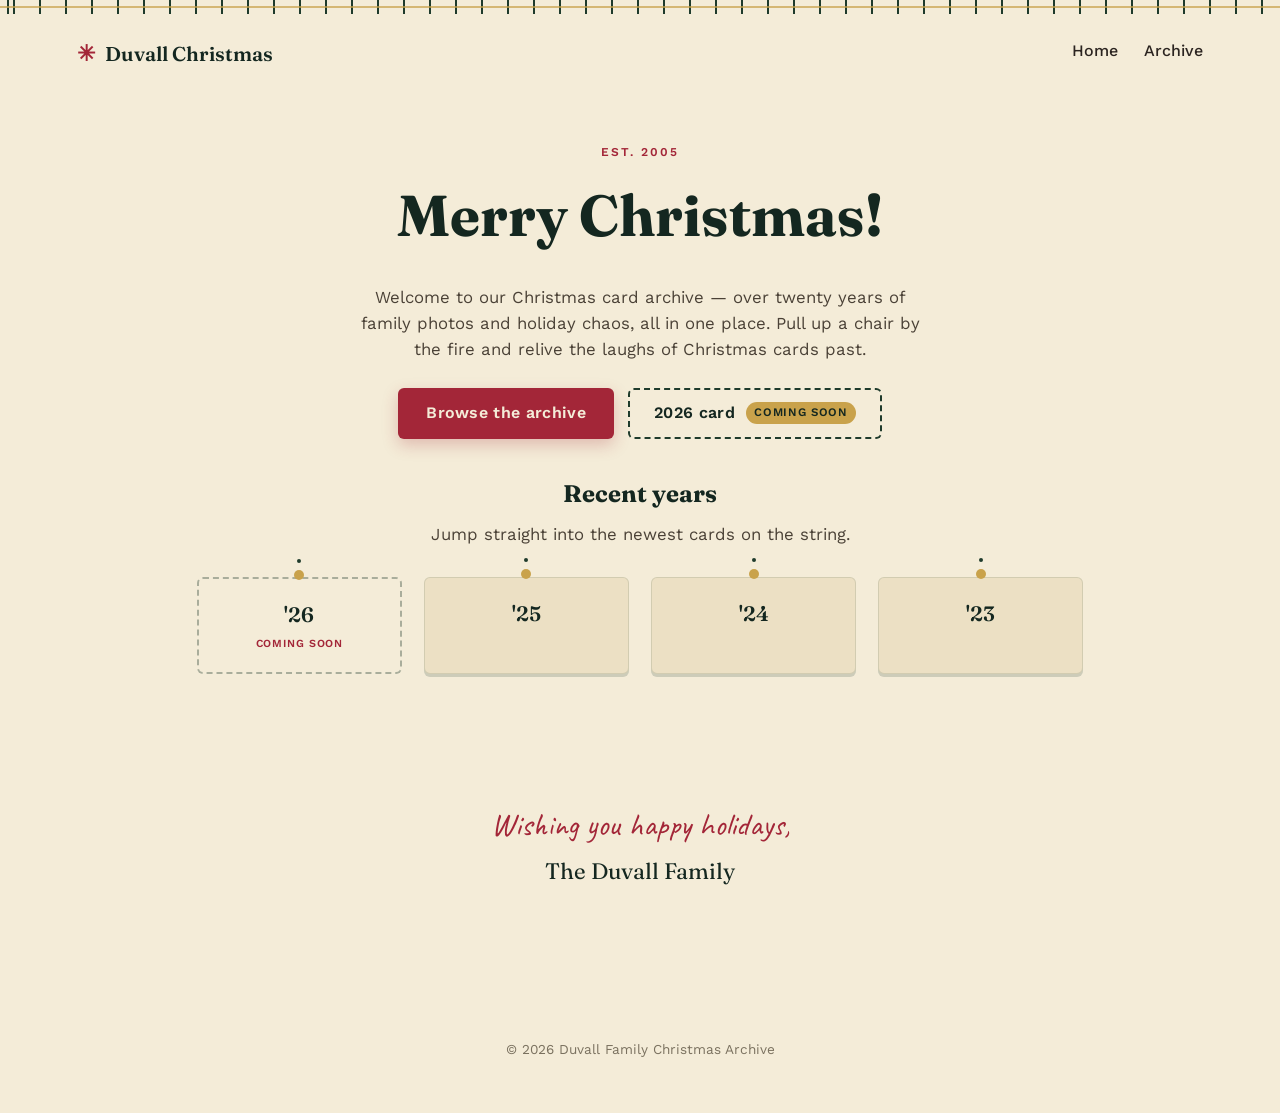
<file: index.html>
<!DOCTYPE html>
<html lang="en">
<head>
<meta charset="UTF-8">
<meta name="viewport" content="width=device-width, initial-scale=1.0">
<title>The Duvall Family Christmas Archive</title>
<link rel="preconnect" href="https://fonts.googleapis.com">
<link rel="preconnect" href="https://fonts.gstatic.com" crossorigin>
<link href="https://fonts.googleapis.com/css2?family=Fraunces:opsz,wght@9..144,400;9..144,600;9..144,700&family=Caveat:wght@600&family=Work+Sans:wght@400;500;600&display=swap" rel="stylesheet">
<link rel="stylesheet" href="style.css">
</head>
<body>

<div class="garland" aria-hidden="true"></div>

<header class="site-header">
  <a class="brand" href="index.html">
    <span class="brand-mark">✳</span>
    <span class="brand-name">Duvall Christmas</span>
  </a>
  <nav class="main-nav">
    <a href="index.html">Home</a>
    <a href="archive.html">Archive</a>
  </nav>
</header>

<main>
  <section class="hero">
    <p class="hero-eyebrow">est. 2005</p>
    <h1>Merry Christmas!</h1>
    <p class="hero-copy">
      Welcome to our Christmas card archive — over twenty years of family photos and holiday chaos, all in one place. Pull up a
      chair by the fire and relive the laughs of Christmas cards past.
    </p>
    <div class="cta-row">
      <a class="cta" href="archive.html">Browse the archive</a>
      <a class="cta cta-soon" href="year.html?y=26">2026 card <span class="cta-soon-tag">Coming soon</span></a>
    </div>
  </section>

  <section class="featured">
    <h2>Recent years</h2>
    <p class="section-sub">Jump straight into the newest cards on the string.</p>
    <div class="card-row" id="recent-years">
      <!-- populated by script.js -->
    </div>
  </section>

  <section class="signoff">
    <p class="signoff-script">Wishing you happy holidays,</p>
    <p class="signoff-name">The Duvall Family</p>
  </section>
</main>

<footer class="site-footer">
  <p>© <span id="year"></span> Duvall Family Christmas Archive</p>
</footer>

<script src="script.js"></script>
</body>
</html>
</file>
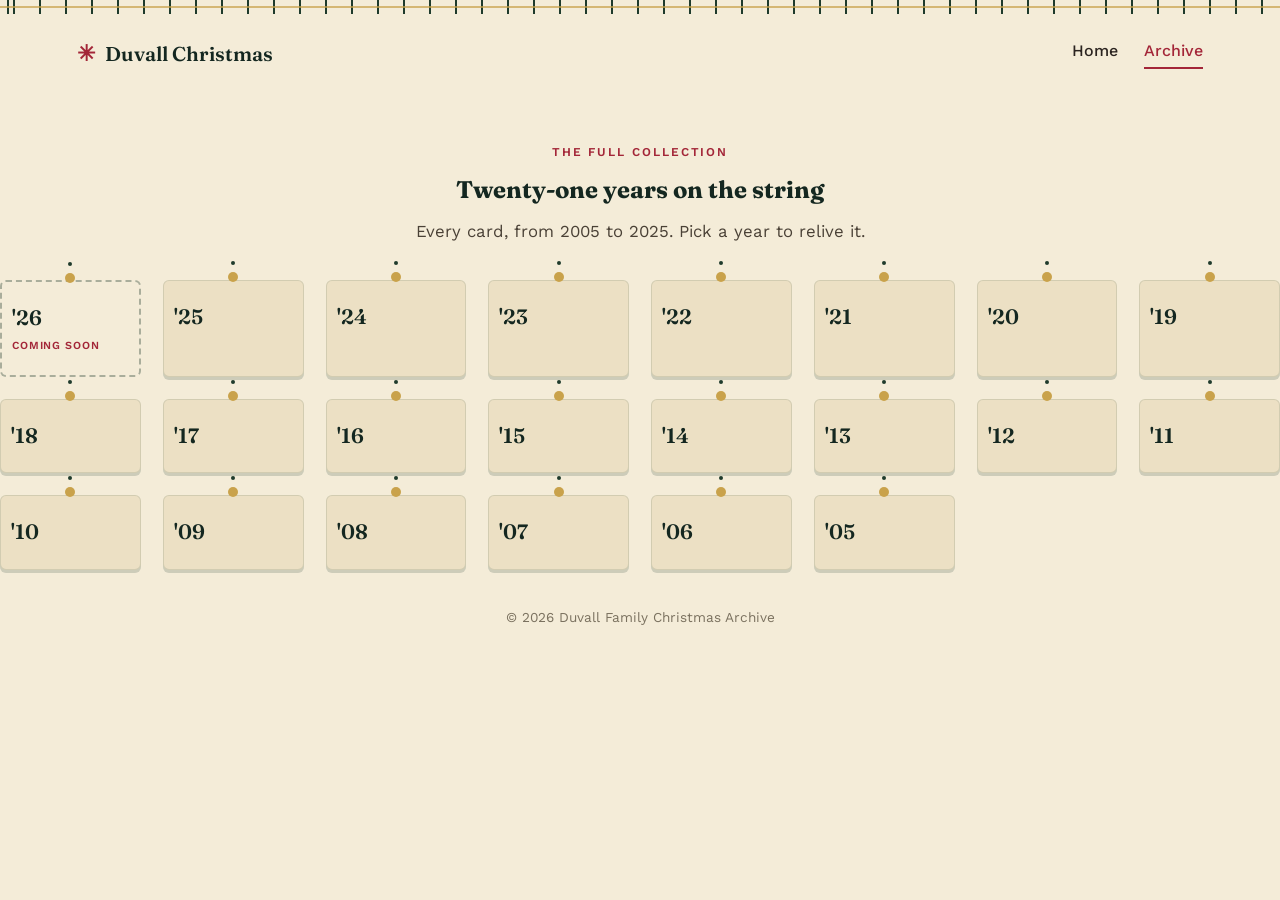
<file: archive.html>
<!DOCTYPE html>
<html lang="en">
<head>
<meta charset="UTF-8">
<meta name="viewport" content="width=device-width, initial-scale=1.0">
<title>Archive | Duvall Christmas</title>
<link rel="preconnect" href="https://fonts.googleapis.com">
<link rel="preconnect" href="https://fonts.gstatic.com" crossorigin>
<link href="https://fonts.googleapis.com/css2?family=Fraunces:opsz,wght@9..144,400;9..144,600;9..144,700&family=Caveat:wght@600&family=Work+Sans:wght@400;500;600&display=swap" rel="stylesheet">
<link rel="stylesheet" href="style.css">
</head>
<body>

<div class="garland" aria-hidden="true"></div>

<header class="site-header">
  <a class="brand" href="index.html">
    <span class="brand-mark">✳</span>
    <span class="brand-name">Duvall Christmas</span>
  </a>
  <nav class="main-nav">
    <a href="index.html">Home</a>
    <a href="archive.html" class="active">Archive</a>
  </nav>
</header>

<main>
  <section class="page-intro">
    <p class="hero-eyebrow">the full collection</p>
    <h1>Twenty-one years on the string</h1>
    <p class="hero-copy">
      Every card, from 2005 to 2025. Pick a year to relive it.
    </p>
  </section>

  <section class="year-grid" id="year-grid">
    <!-- populated by script.js -->
  </section>
</main>

<footer class="site-footer">
  <p>© <span id="year"></span> Duvall Family Christmas Archive</p>
</footer>

<script src="script.js"></script>
</body>
</html>
</file>
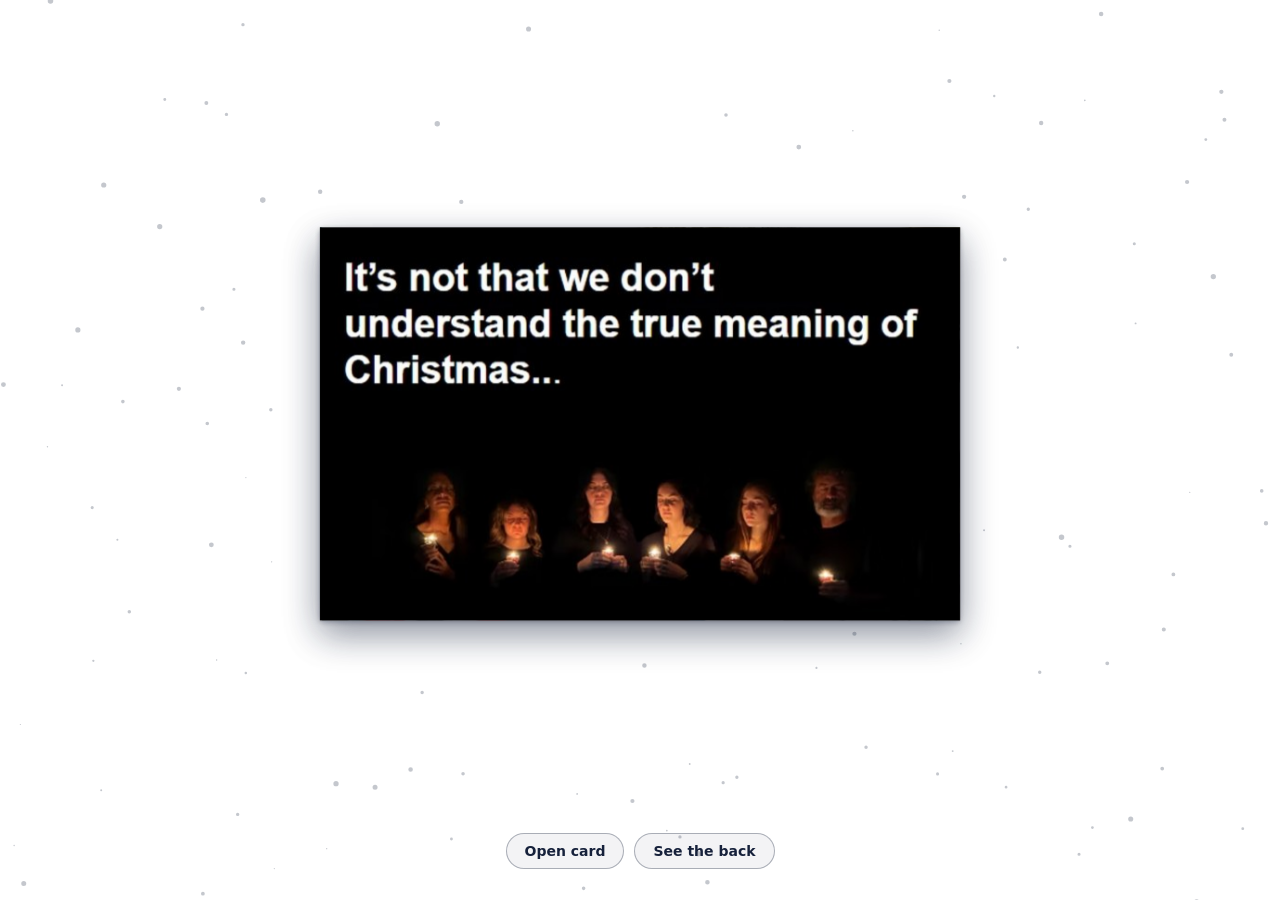
<file: images/21/card.html>
<!DOCTYPE html>
<html lang="en">
<head>
<meta charset="utf-8">
<meta name="viewport" content="width=device-width, initial-scale=1">
<title>A Duvall Spin on Christmas</title>
<style>
  :root { --dur: 1.4s; --ease: cubic-bezier(.65,.05,.25,1); }
  * { box-sizing: border-box; }
  html, body { margin: 0; height: 100%; }
  body {
    font-family: system-ui, -apple-system, "Segoe UI", Roboto, sans-serif;
    background: transparent; overflow: hidden;
    display: flex; flex-direction: column; align-items: center; justify-content: center;
  }
  #snow { position: fixed; inset: 0; pointer-events: none; }

  /* panels are 690 x 424; open card is two panels tall */
  .stage {
    --w: min(94vw, 640px, calc((100vh - 80px) * 1.6274 / 2));
    position: relative;
    width: var(--w);
    height: calc(var(--w) * 2 / 1.6274);
    perspective: 2400px;
  }
  .book {
    position: absolute; left: 0; top: 50%; width: 100%; height: 50%;
    transform-style: preserve-3d;
    transform: translateY(-50%);                     /* closed: centred */
    transition: transform var(--dur) var(--ease);
    cursor: pointer;
  }
  .stage.open .book    { transform: translateY(0); }
  .stage.flipped .book { transform: translateY(-50%) rotateY(180deg); }

  .leaf { position: absolute; inset: 0; transform-style: preserve-3d; transition: transform var(--dur) var(--ease); }
  .leaf.cover { transform-origin: 50% 0; transform: translateZ(1px) rotateX(0deg); }
  .stage.open .leaf.cover { transform: translateZ(1px) rotateX(180deg); }

  .face {
    position: absolute; inset: 0;
    backface-visibility: hidden; -webkit-backface-visibility: hidden;
    background: #fff center / cover no-repeat;
    box-shadow: 0 14px 34px rgba(22,33,59,.28), 0 2px 6px rgba(22,33,59,.18);
  }
  .cover .face.b { transform: rotateX(180deg); }
  .base  .face.b { transform: rotateY(180deg); }
  .face::after { content: ""; position: absolute; inset: 0; pointer-events: none; opacity: 0; transition: opacity var(--dur) var(--ease); }
  .cover .face.b::after { background: linear-gradient(0deg, rgba(0,0,0,.25), transparent 18%); opacity: .5; }
  .base .face.a::after  { background: linear-gradient(180deg, rgba(0,0,0,.22), transparent 15%); }
  .stage.open .cover .face.b::after, .stage.open .base .face.a::after { opacity: 1; }

  /* keep inside pages hidden while the card is turned over */
  .cover .face.b, .base .face.a { transition: opacity var(--dur) var(--ease), visibility 0s linear calc(var(--dur) * .5); }
  .stage.flipped .cover .face.b, .stage.flipped .base .face.a { visibility: hidden; transition-delay: 0s; }
  .stage.flipped .cover .face.a { visibility: hidden; transition: visibility 0s linear calc(var(--dur) * .5); }

  .f-front { background-image: url([data-uri]); }
  .f-in1   { background-image: url([data-uri]); }
  .f-in2   { background-image: url([data-uri]); }
  .f-back  { background-image: url([data-uri]); }

  .controls { margin-top: 16px; display: flex; gap: 10px; position: relative; z-index: 2; }
  .controls button {
    font-family: inherit; font-size: 14px; font-weight: 600; line-height: 1;
    padding: 10px 18px; border-radius: 999px; cursor: pointer;
    color: #16213b; border: 1px solid #16213b55; background: #16213b0d;
    transition: background .2s;
  }
  .controls button:hover { background: #16213b1f; }
  @media (prefers-reduced-motion: reduce) { :root { --dur: .01s; } }
</style>
</head>
<body>
<canvas id="snow"></canvas>

<div class="stage" id="stage">
  <div class="book" id="book" role="button" tabindex="0" aria-label="Duvall Christmas card. Click to open.">
    <div class="leaf base">
      <div class="face a f-in2" role="img" aria-label="Inside: Christmas tailgate party in a church parking lot"></div>
      <div class="face b f-back" role="img" aria-label="Back: ...which may not end well. Celebrate the holidays your own way! Love, Daegen, Renee, Elise, Margaux, Nicole & Vivian"></div>
    </div>
    <div class="leaf cover">
      <div class="face a f-front" role="img" aria-label="Front: It's not that we don't understand the true meaning of Christmas..."></div>
      <div class="face b f-in1" role="img" aria-label="Inside: ...we just tend to put a Duvall spin on it..."></div>
    </div>
  </div>
</div>

<div class="controls">
  <button id="toggle">Open card</button>
  <button id="flip">See the back</button>
</div>

<script>
(() => {
  const stage = document.getElementById('stage');
  const book = document.getElementById('book');
  const toggleBtn = document.getElementById('toggle');
  const flipBtn = document.getElementById('flip');
  const DUR = matchMedia('(prefers-reduced-motion: reduce)').matches ? 10 : 1400;

  function render() {
    const open = stage.classList.contains('open');
    const flipped = stage.classList.contains('flipped');
    toggleBtn.textContent = open ? 'Close card' : (flipped ? 'Show front' : 'Open card');
    flipBtn.style.display = flipped ? 'none' : '';
  }
  function toggle() {
    if (stage.classList.contains('flipped')) { stage.classList.remove('flipped'); render(); return; }
    stage.classList.toggle('open'); render();
  }
  function flip() {
    const wasOpen = stage.classList.contains('open');
    stage.classList.remove('open'); render();
    setTimeout(() => { stage.classList.add('flipped'); render(); }, wasOpen ? DUR * .7 : 0);
  }
  book.addEventListener('click', toggle);
  book.addEventListener('keydown', e => { if (e.key === 'Enter' || e.key === ' ') { e.preventDefault(); toggle(); } });
  toggleBtn.addEventListener('click', toggle);
  flipBtn.addEventListener('click', flip);
  render();

  // Snow
  const c = document.getElementById('snow'), ctx = c.getContext('2d');
  const reduce = matchMedia('(prefers-reduced-motion: reduce)').matches;
  let flakes = [], W, H;
  function size() {
    const dpr = devicePixelRatio || 1;
    W = innerWidth; H = innerHeight; c.width = W * dpr; c.height = H * dpr;
    ctx.setTransform(dpr, 0, 0, dpr, 0, 0);
    flakes = Array.from({length: Math.round(W * H / 9000)}, () => ({ x: Math.random()*W, y: Math.random()*H, r: Math.random()*2.2+.6, s: Math.random()*.6+.25, d: Math.random()*Math.PI*2 }));
  }
  function tick() {
    ctx.clearRect(0, 0, W, H); ctx.fillStyle = 'rgba(22,33,59,.25)'; ctx.beginPath();
    for (const f of flakes) {
      if (!reduce) { f.y += f.s; f.d += .01; f.x += Math.sin(f.d) * .3; if (f.y > H + 4) { f.y = -4; f.x = Math.random()*W; } }
      ctx.moveTo(f.x, f.y); ctx.arc(f.x, f.y, f.r, 0, Math.PI*2);
    }
    ctx.fill();
    if (!reduce) requestAnimationFrame(tick);
  }
  addEventListener('resize', size); size(); tick();
})();
</script>
</body>
</html>
</file>
<file: style.css>
/* ---------- Tokens ---------- */
:root {
  --pine: #1f3b2c;
  --pine-deep: #142720;
  --cranberry: #a32638;
  --cream: #f4ecd8;
  --cream-soft: #ece0c4;
  --gold: #c9a24b;
  --ink: #2b2420;
  --paper-shadow: rgba(31, 59, 44, 0.18);
  --radius: 6px;
}

* { box-sizing: border-box; }

html { scroll-behavior: smooth; }

body {
  margin: 0;
  background: var(--cream);
  color: var(--ink);
  font-family: "Work Sans", -apple-system, BlinkMacSystemFont, sans-serif;
  line-height: 1.55;
  -webkit-font-smoothing: antialiased;
}

h1, h2 {
  font-family: "Fraunces", Georgia, serif;
  margin: 0 0 0.4em;
  color: var(--pine-deep);
}

a { color: inherit; }

img { max-width: 100%; display: block; }

/* ---------- Signature element: the garland ---------- */
.garland {
  height: 14px;
  width: 100%;
  background:
    repeating-linear-gradient(
      90deg,
      var(--pine) 0 2px,
      transparent 2px 26px
    );
  background-position: 13px 0;
  position: relative;
}
.garland::before {
  content: "";
  position: absolute;
  inset: 6px 0 auto 0;
  height: 2px;
  background: var(--gold);
  opacity: 0.7;
}

/* ---------- Header ---------- */
.site-header {
  display: flex;
  align-items: center;
  justify-content: space-between;
  padding: 22px 6vw 18px;
  flex-wrap: wrap;
  gap: 12px;
}

.brand {
  display: flex;
  align-items: center;
  gap: 10px;
  text-decoration: none;
  font-family: "Fraunces", serif;
  font-weight: 600;
  font-size: 1.25rem;
  color: var(--pine-deep);
}

.brand-mark {
  color: var(--cranberry);
  font-size: 1.4rem;
}

.main-nav {
  display: flex;
  gap: 26px;
  font-weight: 500;
}

.main-nav a {
  text-decoration: none;
  color: var(--ink);
  position: relative;
  padding-bottom: 3px;
}

.main-nav a.active,
.main-nav a:hover {
  color: var(--cranberry);
}

.main-nav a.active::after {
  content: "";
  position: absolute;
  left: 0; right: 0; bottom: -2px;
  height: 2px;
  background: var(--cranberry);
}

/* ---------- Hero ---------- */
.hero, .page-intro {
  max-width: 760px;
  margin: 6vh auto 4vh;
  padding: 0 6vw;
  text-align: center;
}

.hero-eyebrow {
  text-transform: uppercase;
  letter-spacing: 0.16em;
  font-size: 0.75rem;
  color: var(--cranberry);
  font-weight: 600;
  margin: 0 0 10px;
}

.hero h1 {
  font-size: clamp(2.4rem, 6vw, 3.6rem);
}

.hero-copy, .section-sub {
  font-size: 1.05rem;
  color: #4a4136;
  max-width: 56ch;
  margin: 0 auto 26px;
}

.cta {
  display: inline-block;
  background: var(--cranberry);
  color: var(--cream);
  text-decoration: none;
  padding: 13px 28px;
  border-radius: var(--radius);
  font-weight: 600;
  letter-spacing: 0.02em;
  box-shadow: 0 6px 16px rgba(163, 38, 56, 0.25);
  transition: transform 0.15s ease, box-shadow 0.15s ease;
}
.cta:hover {
  transform: translateY(-2px);
  box-shadow: 0 10px 20px rgba(163, 38, 56, 0.3);
}

.cta-row {
  display: flex;
  flex-wrap: wrap;
  justify-content: center;
  gap: 14px;
}
.cta-soon {
  background: transparent;
  color: var(--pine-deep);
  border: 2px dashed var(--pine);
  box-shadow: none;
  padding: 11px 24px;
}
.cta-soon:hover {
  box-shadow: 0 6px 14px var(--paper-shadow);
}
.cta-soon-tag {
  display: inline-block;
  margin-left: 6px;
  padding: 2px 8px;
  border-radius: 999px;
  background: var(--gold);
  color: var(--pine-deep);
  font-size: 0.72rem;
  font-weight: 600;
  letter-spacing: 0.06em;
  text-transform: uppercase;
  vertical-align: 2px;
}

/* ---------- Featured / cards ---------- */
.featured {
  max-width: 1040px;
  margin: 0 auto 8vh;
  padding: 0 6vw;
  text-align: center;
}

.card-row, .year-grid {
  display: grid;
  grid-template-columns: repeat(auto-fit, minmax(140px, 1fr));
  gap: 22px;
  margin-top: 30px;
}

.year-card {
  background: var(--cream-soft);
  border: 1px solid rgba(31,59,44,0.12);
  border-radius: var(--radius);
  padding: 20px 10px;
  text-decoration: none;
  color: var(--pine-deep);
  font-family: "Fraunces", serif;
  font-weight: 600;
  font-size: 1.3rem;
  position: relative;
  transition: transform 0.15s ease, box-shadow 0.15s ease, background 0.15s ease;
  box-shadow: 0 3px 0 var(--paper-shadow);
}

.year-card.is-coming-soon {
  background: transparent;
  border: 2px dashed rgba(31,59,44,0.35);
  box-shadow: none;
}
.year-card-tag {
  display: block;
  margin-top: 4px;
  font-family: "Work Sans", sans-serif;
  font-size: 0.68rem;
  font-weight: 600;
  letter-spacing: 0.08em;
  text-transform: uppercase;
  color: var(--cranberry);
}

.year-card::before {
  content: "";
  position: absolute;
  top: -9px; left: 50%;
  width: 10px; height: 10px;
  transform: translateX(-50%);
  background: var(--gold);
  border-radius: 50%;
  box-shadow: 0 -14px 0 -3px var(--pine);
}

.year-card:hover {
  transform: translateY(-4px) rotate(-1deg);
  background: #fff8e8;
}

/* ---------- Sign-off ---------- */
.signoff {
  text-align: center;
  padding: 6vh 6vw 10vh;
}
.signoff-script {
  font-family: "Caveat", cursive;
  font-size: 2rem;
  color: var(--cranberry);
  margin: 0;
}
.signoff-name {
  font-family: "Fraunces", serif;
  font-size: 1.4rem;
  color: var(--pine-deep);
  margin-top: 4px;
}

/* ---------- Year video embed ---------- */
.year-video-wrap {
  max-width: 800px;
  margin: 0 auto 6vh;
  padding: 0 6vw;
}

.year-video {
  position: relative;
  width: 100%;
  padding-top: 56.25%; /* 16:9 */
  border-radius: 4px;
  overflow: hidden;
  box-shadow: 0 10px 24px rgba(31,59,44,0.22);
  background: var(--pine-deep);
}

.year-video iframe {
  position: absolute;
  inset: 0;
  width: 100%;
  height: 100%;
  border: 0;
}

/* ---------- Interactive card embed ---------- */
.year-card-wrap {
  max-width: 980px;
  margin: 0 auto 6vh;
  padding: 0 4vw;
}

.year-card-frame {
  display: block;
  width: 100%;
  aspect-ratio: 1440 / 1240; /* open card spread plus its buttons */
  border: 0;
  background: transparent;
}

/* 2018: a tall fold-out strip (four panels stacked when open) */
.year-card-wrap.year-18 {
  max-width: 620px;
}
.year-card-wrap.year-18 .year-card-frame {
  aspect-ratio: 560 / 1010;
}

/* 2021: opens top-to-bottom (two panels stacked when open) */
.year-card-wrap.year-21 {
  max-width: 720px;
}
.year-card-wrap.year-21 .year-card-frame {
  aspect-ratio: 640 / 880;
}

/* ---------- Photo wall (year page) ---------- */
.year-intro h1 {
  font-size: clamp(2.2rem, 8vw, 3.2rem);
}

.photo-wall {
  max-width: 1400px;
  margin: 0 auto 6vh;
  padding: 0 6vw;
  display: grid;
  grid-template-columns: repeat(auto-fit, minmax(380px, 1fr));
  gap: 40px;
}

.photo-card {
  background: #fff;
  padding: 14px 14px 20px;
  border-radius: 2px;
  box-shadow: 0 10px 24px rgba(31,59,44,0.18);
  transform: rotate(var(--tilt, -1.2deg));
  position: relative;
}

.photo-card::before {
  content: "";
  position: absolute;
  top: -10px; left: 50%;
  transform: translateX(-50%);
  width: 26px; height: 12px;
  background: var(--gold);
  border-radius: 2px;
  box-shadow: inset 0 0 0 1px rgba(0,0,0,0.1);
}

.photo-card img {
  border-radius: 1px;
  width: 100%;
  height: auto;
  cursor: zoom-in;
  transition: transform 0.15s ease;
}
.photo-card img:hover {
  transform: scale(1.015);
}

/* ---------- Lightbox ---------- */
.lightbox {
  position: fixed;
  inset: 0;
  background: rgba(20, 39, 32, 0.94);
  display: flex;
  align-items: center;
  justify-content: center;
  padding: 5vh 5vw;
  z-index: 1000;
  cursor: zoom-out;
}
.lightbox[hidden] {
  display: none;
}
.lightbox img {
  max-width: 100%;
  max-height: 100%;
  border-radius: 3px;
  box-shadow: 0 25px 60px rgba(0, 0, 0, 0.5);
  cursor: default;
}
.lightbox-close {
  position: absolute;
  top: 20px;
  right: 28px;
  background: none;
  border: none;
  color: var(--cream);
  font-size: 2.6rem;
  line-height: 1;
  cursor: pointer;
  padding: 4px 10px;
}
.lightbox-close:hover {
  color: var(--gold);
}

.coming-soon {
  box-sizing: border-box;
  width: min(560px, calc(100% - 32px));
  margin: 0 auto 6vh;
  padding: 36px 24px;
  text-align: center;
  border: 2px dashed rgba(31,59,44,0.35);
  border-radius: var(--radius);
}
.coming-soon-badge {
  display: inline-block;
  margin: 0 0 14px;
  padding: 6px 16px;
  border-radius: 999px;
  background: var(--cranberry);
  color: var(--cream);
  font-weight: 600;
  letter-spacing: 0.08em;
  text-transform: uppercase;
  font-size: 0.85rem;
}
.coming-soon-copy {
  margin: 0;
  color: var(--ink);
  font-size: 1.05rem;
}

.empty-state {
  text-align: center;
  color: #6b6152;
  max-width: 56ch;
  margin: 0 auto 6vh;
  padding: 0 6vw;
}
.empty-state code {
  background: var(--cream-soft);
  padding: 2px 6px;
  border-radius: 4px;
}

/* ---------- Per-year sizing overrides ---------- */

/* 2023: first photo full-width and much bigger, rest smaller below it */
.photo-wall.year-23 {
  grid-template-columns: repeat(auto-fit, minmax(200px, 1fr));
}
.photo-wall.year-23 .photo-card:first-child {
  grid-column: 1 / -1;
}
.photo-wall.year-23 .photo-card:first-child img {
  width: 100%;
}

/* ---------- Year pager ---------- */
.year-pager {
  display: flex;
  justify-content: center;
  gap: 30px;
  padding: 2vh 6vw 10vh;
  flex-wrap: wrap;
}
.pager-link {
  text-decoration: none;
  font-weight: 600;
  color: var(--pine-deep);
}
.pager-link:hover { color: var(--cranberry); }
.pager-all {
  color: var(--cranberry);
  border-bottom: 1px solid var(--cranberry);
}

/* ---------- Footer ---------- */
.site-footer {
  text-align: center;
  padding: 24px 6vw 40px;
  font-size: 0.85rem;
  color: #7a715f;
}

/* ---------- Responsive ---------- */
@media (max-width: 480px) {
  .site-header { flex-direction: column; align-items: flex-start; }
  .year-pager { gap: 16px; }
}

/* ---------- Reduced motion ---------- */
@media (prefers-reduced-motion: reduce) {
  html { scroll-behavior: auto; }
  .cta, .year-card { transition: none; }
}
</file>
